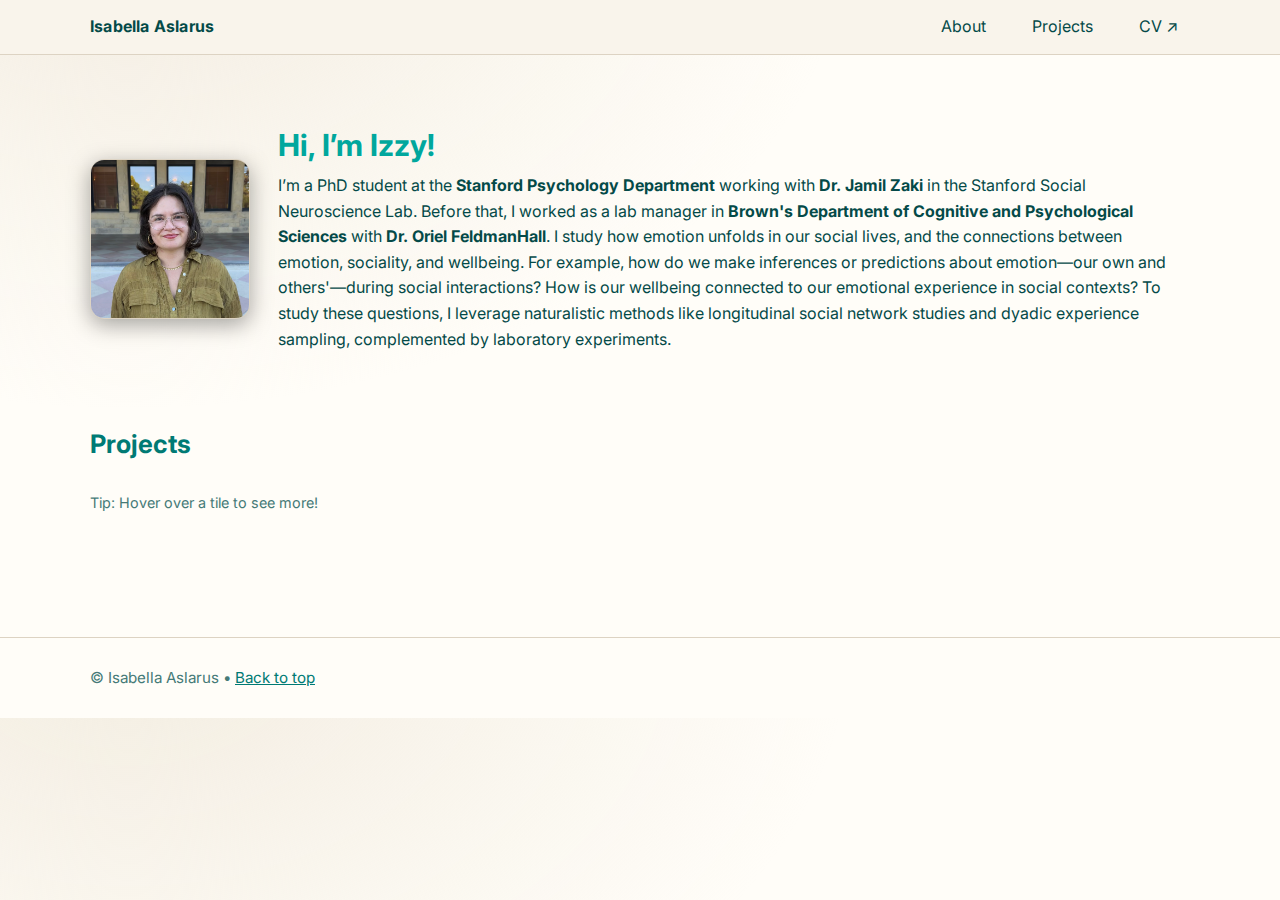
<file: index.html>
<!doctype html>
<html lang="en">
<head>
  <meta charset="utf-8" />
  <meta name="viewport" content="width=device-width, initial-scale=1" />
  <title>Isabella Aslarus</title>
  <meta name="description" content="Izzy Aslarus's personal website" />
  <link rel="preconnect" href="https://fonts.gstatic.com" crossorigin>
  <link href="https://fonts.googleapis.com/css2?family=Inter:wght@300;400;600&display=swap" rel="stylesheet">
  <link rel="stylesheet" href="style.css" />
</head>
<body>
  <header class="site-header">
    <div class="container nav">
      <a class="brand" href="#about">Isabella Aslarus</a>
      <nav>
        <a href="#about" class="nav-link">About</a>
        <a href="#projects" class="nav-link">Projects</a>
        <a href="aslarus_cv.pdf" target="_blank" rel="noopener" class="nav-link">CV ↗</a>
      </nav>
    </div>
  </header>

  <main>
    <!-- ABOUT -->
    <section id="about" class="section container about">
      <img src="headshot.jpg" alt="Izzy Aslarus" class="headshot" />
      <div class="about-text">
        <h1>Hi, I’m Izzy!</h1>
        <p>
          I’m a PhD student at the <strong>Stanford Psychology Department</strong> working with <strong>Dr. Jamil Zaki</strong> 
          in the Stanford Social Neuroscience Lab. Before that, I worked as a lab manager in 
          <strong>Brown's Department of Cognitive and Psychological Sciences</strong> with <strong>Dr. Oriel FeldmanHall</strong>. 
          I study how emotion unfolds in our social lives, and the connections between emotion, sociality, and wellbeing. 
          For example, how do we make inferences or predictions about emotion—our own and others'—during social interactions? 
          How is our wellbeing connected to our emotional experience in social contexts? To study these questions, 
          I leverage naturalistic methods like longitudinal social network studies and dyadic experience sampling, 
          complemented by laboratory experiments.
        </p>
      </div>
    </section>

    <!-- PROJECTS -->
    <section id="projects" class="section container">
      <h2>Projects</h2>
      <div id="projectGrid" class="project-grid" aria-live="polite"></div>
      <!-- Optional: tiny note for mobile -->
      <p class="hint">Tip: Hover over a tile to see more!</p>
    </section>
    <div style="height:72px;"></div>
  </main>

  <footer class="site-footer">
    <div class="container">
      © <span id="year"></span> Isabella Aslarus • <a href="#about">Back to top</a>
    </div>
  </footer>

  <script src="script.js"></script>
</body>
</html>
</file>
<file: style.css>
:root {
  --bg: #fffdf8;          /* almost white, with a hint of cream */
  --panel: #faf6ee;       /* slightly darker cream for headers/nav */
  --text: #044a48;        /* very dark turquoise */
  --muted: #457a77;       /* muted turquoise for secondary text */
  --brand: #007a74;       /* accent turquoise */
  --accent: #00a79d;      /* brighter turquoise hover accent */
  --card: #f9f4eb;        /* light cream for project blocks */
  --card-hover: #f3ede1;  /* slightly darker on hover */
  --border: #ddd3c3;      /* warm, subtle border */
}

* { box-sizing: border-box; }
html, body { margin: 0; padding: 0; }
body {
  font-family: Inter, system-ui, -apple-system, Segoe UI, Roboto, Helvetica, Arial, sans-serif;
  color: var(--text);
  background: radial-gradient(1200px 800px at 10% -10%, #f3ede1 0%, transparent 60%), var(--bg);
  line-height: 1.6;
}

.container { width: min(1100px, 92%); margin: 0 auto; }
.section { padding: 36px 0; }

.site-header {
  position: sticky; top: 0; z-index: 10;
  background: var(--card);            /* same as project tiles */
  backdrop-filter: blur(8px);
  border-bottom: 1px solid var(--border);
}
.nav { display: flex; justify-content: space-between; align-items: center; padding: 14px 0; }
.brand { color: var(--text); font-weight: 700; text-decoration: none; letter-spacing: 0.2px; }
nav .nav-link {
  color: var(--text); text-decoration: none; margin-left: 18px; padding: 8px 12px;
  border-radius: 8px; transition: background 120ms ease;
}
nav .nav-link:hover { background: var(--card-hover); }  /* subtle cream hover */

.about { display: grid; grid-template-columns: 160px 1fr; gap: 28px; align-items: center; }
.headshot {
  width: 160px; height: 160px; object-fit: cover; border-radius: 14px;
  border: 1px solid var(--border); background: #222; box-shadow: 0 6px 22px rgba(0,0,0,0.35);
}
.about h1 { margin: 0 0 10px; font-size: 1.9rem; line-height: 1.2; color: var(--accent); }
.about p { margin: 0; color: var(--text); }

h2 { font-size: 1.6rem; margin: 0 0 18px; color: var(--brand); }

.project-grid {
  display: grid;
  grid-template-columns: repeat(auto-fill, minmax(240px, 1fr));
  gap: 16px;
}
.card {
  position: relative;
  background: linear-gradient(180deg, var(--card-hover), var(--card));
  border: 1px solid var(--border);
  border-radius: 14px;
  padding: 16px;
  min-height: 140px;
  overflow: hidden;
  transition: transform 140ms ease, box-shadow 140ms ease, border-color 140ms ease;
  cursor: pointer;
}
.card:hover, .card:focus-within {
  transform: translateY(-2px);
  background: var(--card-hover);      /* slightly darker cream */
  border-color: var(--border);
  box-shadow: 0 10px 28px rgba(0,0,0,0.35);
}
.card-title {
  color: var(--accent);   /* brighter turquoise for emphasis */
  font-weight: 700; letter-spacing: 0.2px;
}
.card-desc {
  position: absolute; inset: 0; padding: 16px;
  background: rgba(249, 244, 235, 0.96); /* light cream overlay (matches --card-ish) */
  color: var(--text);
  opacity: 0; pointer-events: none; transition: opacity 140ms ease;
  border-radius: 14px; border: 1px solid var(--border);
}
.card:hover .card-desc, .card.is-open .card-desc { opacity: 1; pointer-events: auto; }
.card-desc p { margin: 0; color: var(--muted); }
.card-badge {
  display: inline-block; margin-top: 10px; font-size: 12px; color: var(--brand);
  background: rgba(125,211,252,0.08); border: 1px solid rgba(125,211,252,0.25);
  padding: 4px 8px; border-radius: 999px;
}

/* 4) Hide the project title on hover/open so it doesn’t ghost behind the overlay */
.card-title {
  color: var(--brand);   /* brighter turquoise for emphasis */
  transition: opacity 100ms ease;
}
.card:hover .card-title,
.card.is-open .card-title {
  color: var(--brand);   /* brighter turquoise for emphasis */
  font-weight: 700;
  letter-spacing: 0.2px;
  transition: opacity 120ms ease;
}


.hint { color: var(--muted); font-size: 0.9rem; margin-top: 8px; }

.site-footer {
  border-top: 1px solid var(--border);
  padding: 28px 0; color: var(--muted); font-size: 0.95rem;
}

a { color: var(--brand); }
a:hover { color: var(--accent); }

@media (max-width: 720px) {
  .about { grid-template-columns: 1fr; text-align: left; }
  .headshot { width: 120px; height: 120px; }
}
html { scroll-behavior: smooth; }

/* EXPAND-ON-HOVER/CHECK: let the description push layout instead of overlaying */

/* Card stays light, subtle hover */
.card {
  display: flex;
  flex-direction: column;
  background: var(--card);
  border: 1px solid var(--border);
  transition: transform 140ms ease, box-shadow 140ms ease, border-color 140ms ease, background 140ms ease;
  overflow: visible; /* allow growth */
}
.card:hover, .card:focus-within {
  background: var(--card-hover);
  border-color: var(--border);
  box-shadow: 0 8px 22px rgba(0,0,0,0.08);
}

/* Title fades out when open (matches your earlier request) */
.card-title {
  transition: opacity 120ms ease;
}
/*
.card:hover .card-title,
.card.is-open .card-title {
  opacity: 0;
  visibility: hidden;
}
*/

/* Description becomes part of the flow (NOT overlay) and expands */
.card-desc {
  position: static;              /* was absolute */
  background: transparent;       /* no dark overlay */
  border: 0;
  padding: 8px 0 0;
  margin: 0;

  max-height: 0;                 /* collapsed by default */
  opacity: 0;
  overflow: hidden;
  pointer-events: none;

  transition: max-height 240ms ease, opacity 160ms ease;
}

/* Hover (desktop) or .is-open (mobile/keyboard) reveals full text */
.card:hover .card-desc,
.card.is-open .card-desc {
  max-height: 1000px;            /* big enough to fit long text */
  opacity: 1;
  pointer-events: auto;
}

/* Grid alignment so taller cards flow naturally */
.project-grid { align-items: start; }

#about { padding-top: 72px; }
</file>
